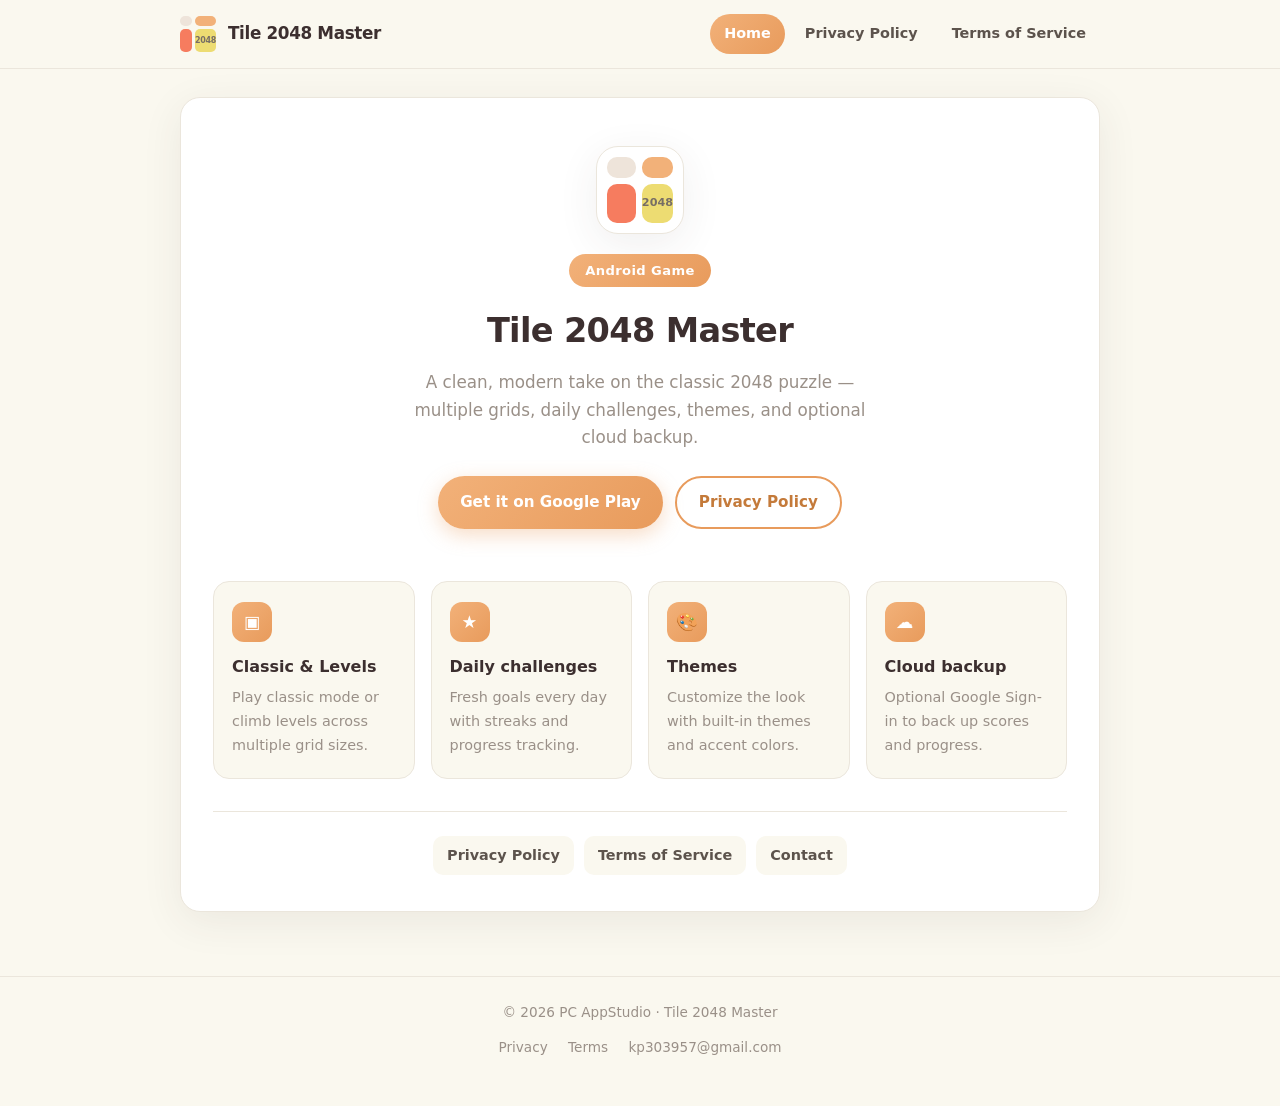
<file: index.html>
<!DOCTYPE html>
<html lang="en">
<head>
  <meta charset="utf-8" />
  <meta name="viewport" content="width=device-width, initial-scale=1" />
  <title>Tile 2048 Master – Official</title>
  <meta name="description" content="Tile 2048 Master – a polished 2048 puzzle game with themes, daily challenges, cloud backup, and more." />
  <link rel="stylesheet" href="styles.css" />
</head>
<body>
  <header class="site-header">
    <div class="nav-inner">
      <a class="brand" href="index.html">
        <div class="brand-tiles" aria-hidden="true">
          <span></span><span></span><span></span><span>2048</span>
        </div>
        Tile 2048 Master
      </a>
      <nav class="nav-tabs" aria-label="Main">
        <a href="index.html" class="active">Home</a>
        <a href="privacy.html">Privacy Policy</a>
        <a href="terms.html">Terms of Service</a>
      </nav>
    </div>
  </header>

  <main class="wrap">
    <div class="card">
      <div class="hero">
        <div class="hero-logo" aria-hidden="true">
          <span></span><span></span><span></span><span>2048</span>
        </div>
        <div class="badge">Android Game</div>
        <h1>Tile 2048 Master</h1>
        <p class="tagline">
          A clean, modern take on the classic 2048 puzzle — multiple grids, daily challenges,
          themes, and optional cloud backup.
        </p>
        <div class="btn-row">
          <a class="btn btn-primary" href="https://play.google.com/store/apps/details?id=com.tile2048master.game" target="_blank" rel="noopener">
            Get it on Google Play
          </a>
          <a class="btn btn-outline" href="privacy.html">Privacy Policy</a>
        </div>
      </div>

      <div class="features">
        <div class="feature">
          <div class="icon">▣</div>
          <h3>Classic &amp; Levels</h3>
          <p>Play classic mode or climb levels across multiple grid sizes.</p>
        </div>
        <div class="feature">
          <div class="icon">★</div>
          <h3>Daily challenges</h3>
          <p>Fresh goals every day with streaks and progress tracking.</p>
        </div>
        <div class="feature">
          <div class="icon">🎨</div>
          <h3>Themes</h3>
          <p>Customize the look with built-in themes and accent colors.</p>
        </div>
        <div class="feature">
          <div class="icon">☁</div>
          <h3>Cloud backup</h3>
          <p>Optional Google Sign-in to back up scores and progress.</p>
        </div>
      </div>

      <div class="legal-links">
        <a href="privacy.html">Privacy Policy</a>
        <a href="terms.html">Terms of Service</a>
        <a href="mailto:kp303957@gmail.com">Contact</a>
      </div>
    </div>
  </main>

  <footer class="site-footer">
    <p>© 2026 PC AppStudio · Tile 2048 Master</p>
    <p style="margin-top:8px;">
      <a href="privacy.html">Privacy</a>
      <a href="terms.html">Terms</a>
      <a href="mailto:kp303957@gmail.com">kp303957@gmail.com</a>
    </p>
  </footer>
</body>
</html>
</file>
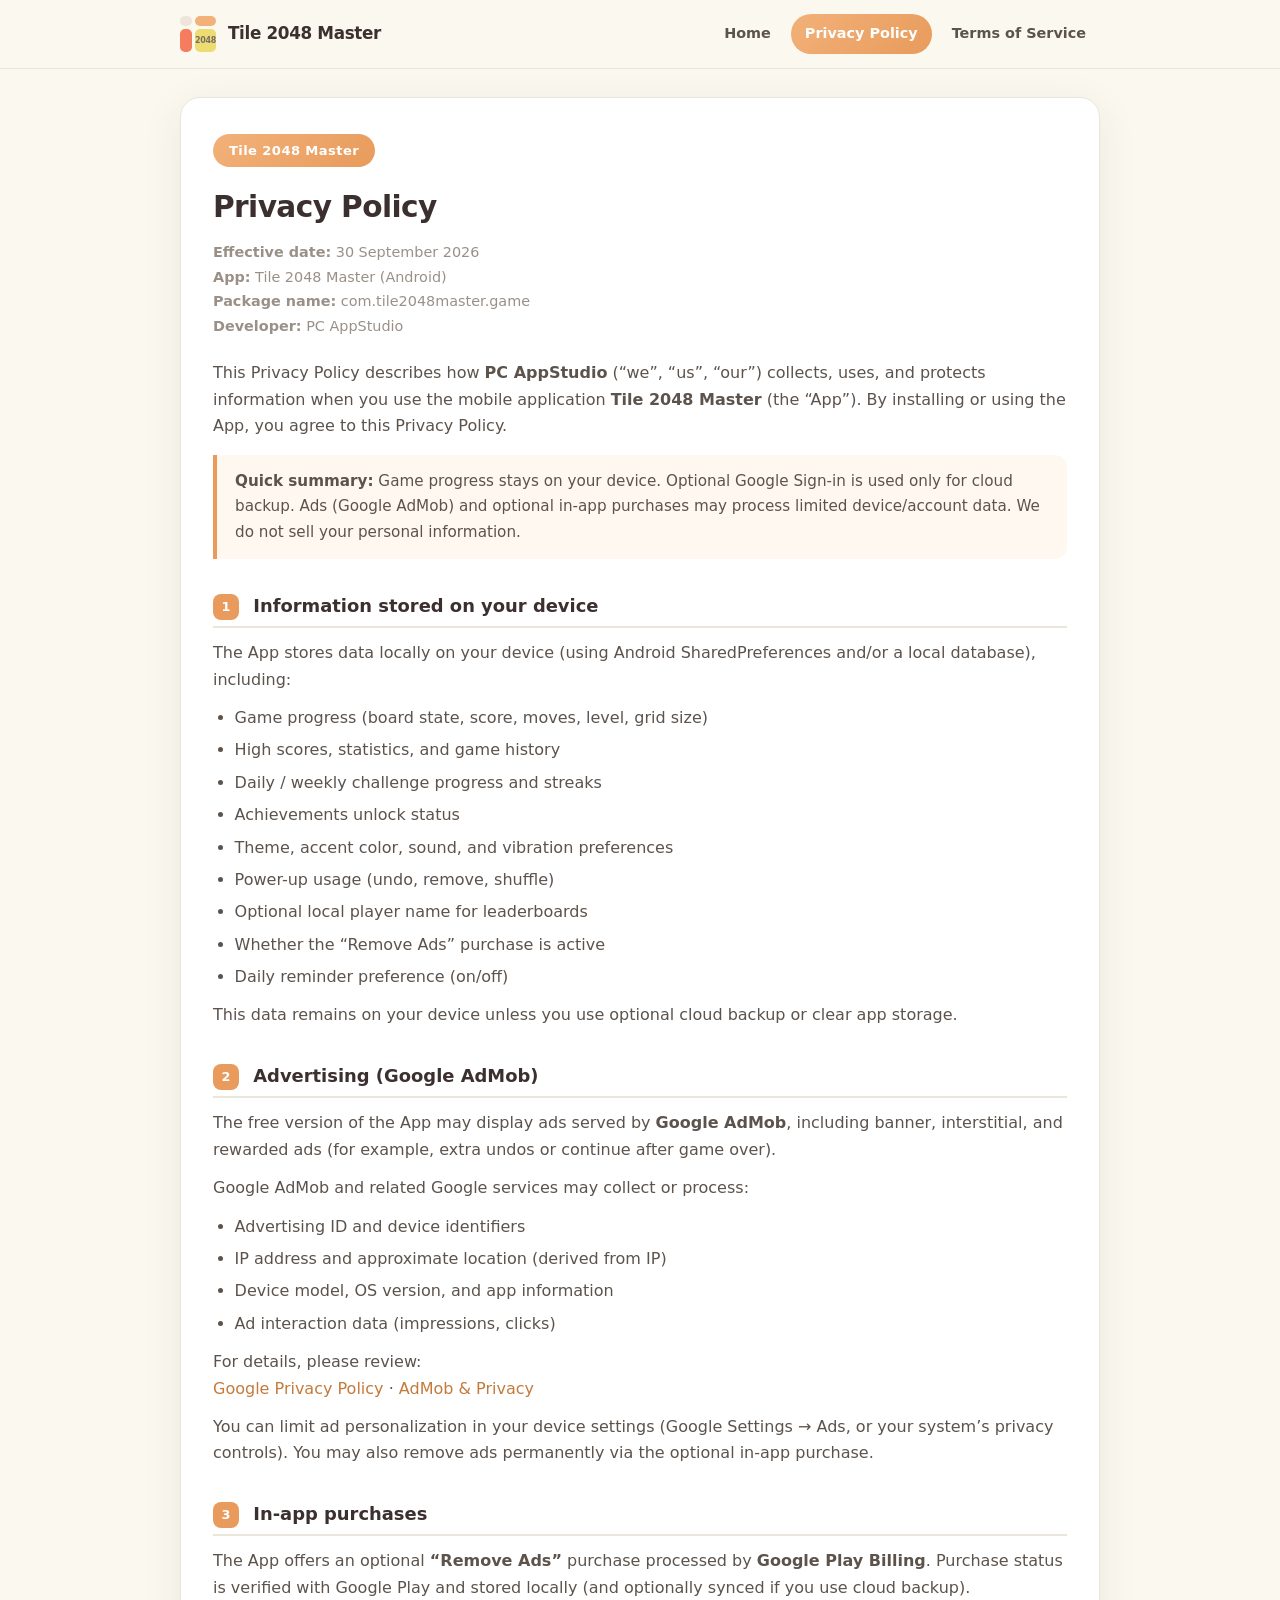
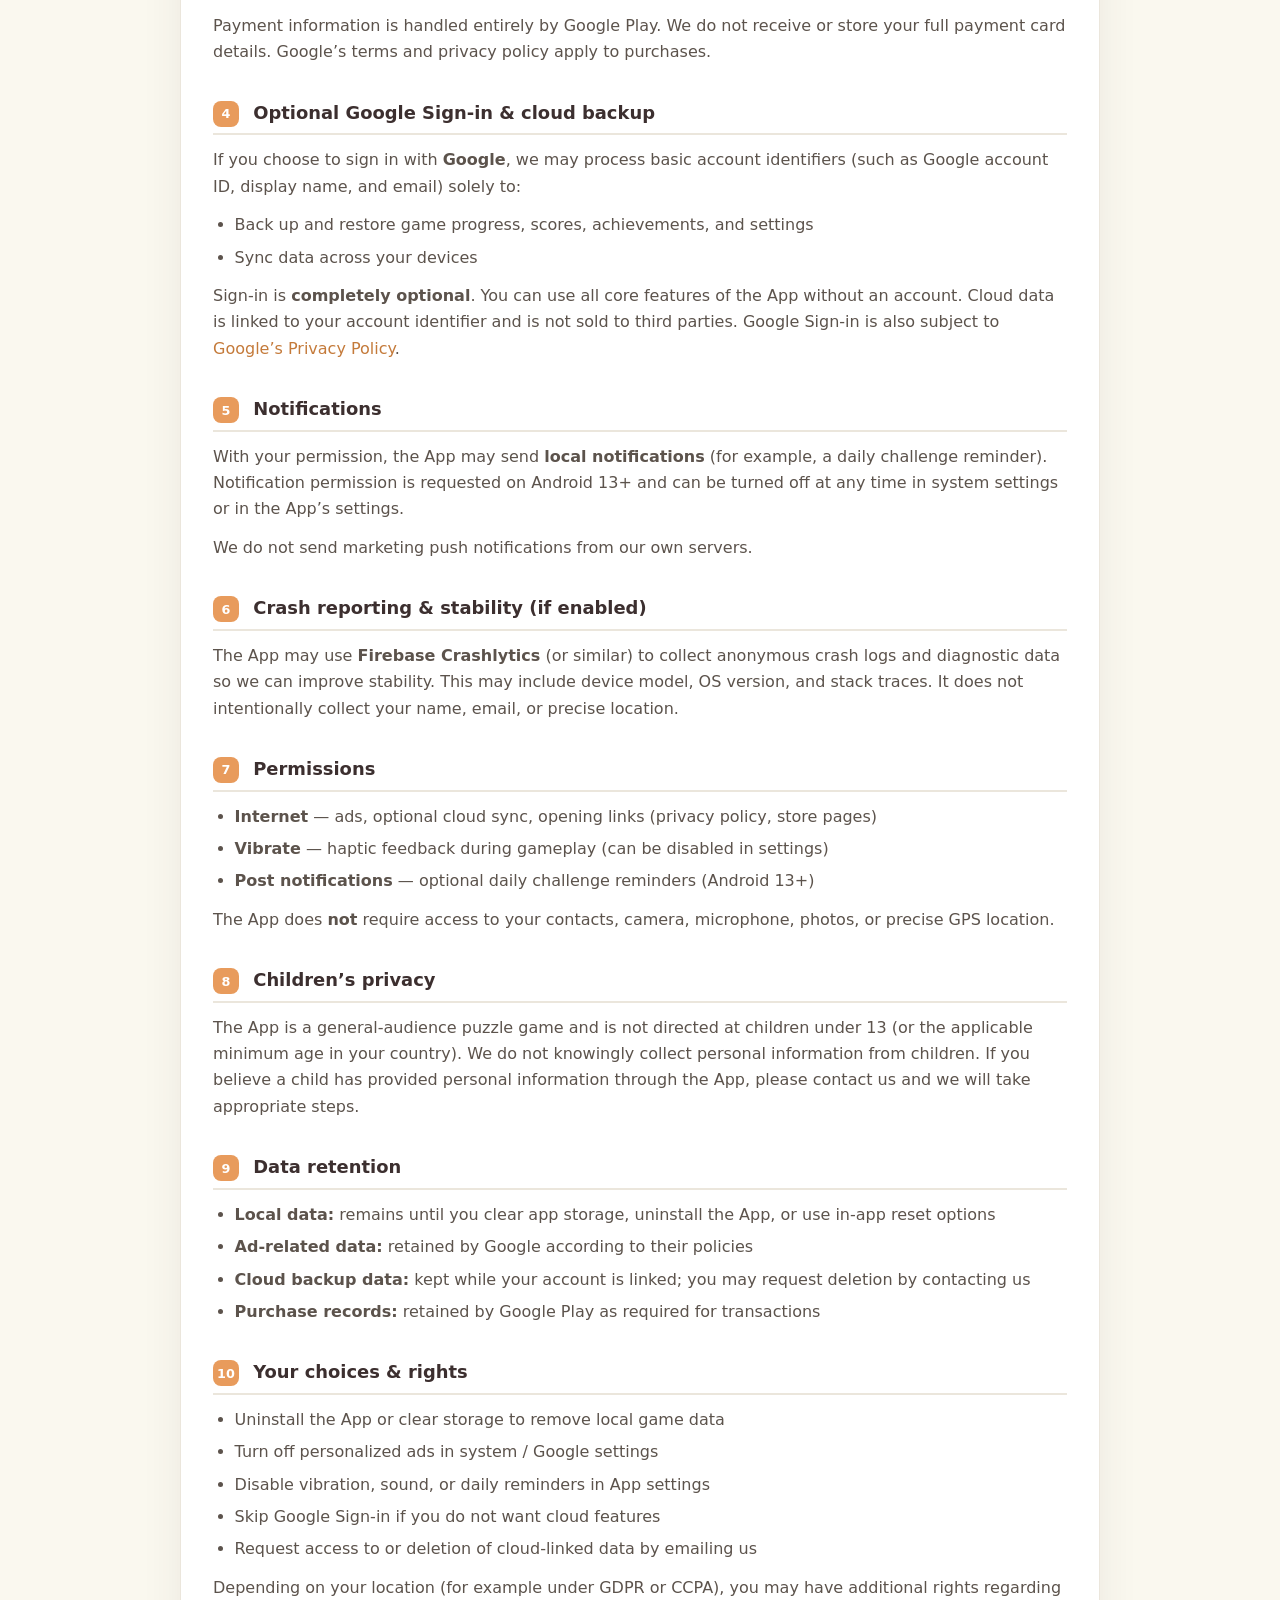
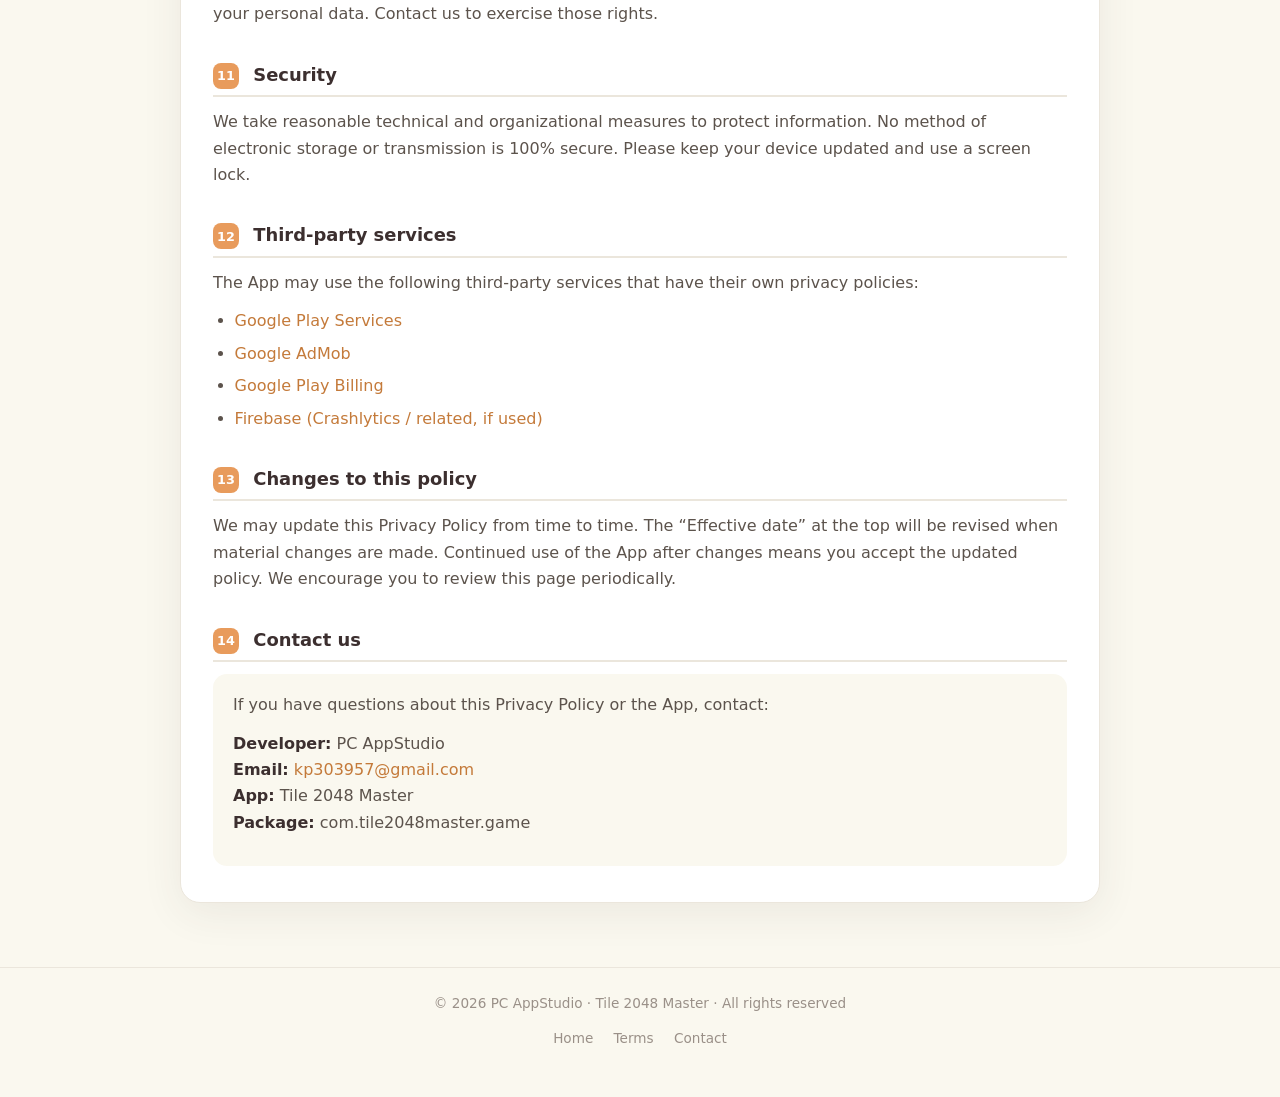
<file: privacy.html>
<!DOCTYPE html>
<html lang="en">
<head>
  <meta charset="utf-8" />
  <meta name="viewport" content="width=device-width, initial-scale=1" />
  <title>Privacy Policy – Tile 2048 Master</title>
  <meta name="description" content="Privacy Policy for Tile 2048 Master by PC AppStudio." />
  <link rel="stylesheet" href="styles.css" />
</head>
<body>
  <header class="site-header">
    <div class="nav-inner">
      <a class="brand" href="index.html">
        <div class="brand-tiles" aria-hidden="true">
          <span></span><span></span><span></span><span>2048</span>
        </div>
        Tile 2048 Master
      </a>
      <nav class="nav-tabs" aria-label="Main">
        <a href="index.html">Home</a>
        <a href="privacy.html" class="active">Privacy Policy</a>
        <a href="terms.html">Terms of Service</a>
      </nav>
    </div>
  </header>

  <main class="wrap">
    <div class="card">
      <div class="badge">Tile 2048 Master</div>
      <h1>Privacy Policy</h1>
      <p class="meta">
        <strong>Effective date:</strong> 30 September 2026<br />
        <strong>App:</strong> Tile 2048 Master (Android)<br />
        <strong>Package name:</strong> com.tile2048master.game<br />
        <strong>Developer:</strong> PC AppStudio
      </p>

      <p>
        This Privacy Policy describes how <strong>PC AppStudio</strong> (“we”, “us”, “our”)
        collects, uses, and protects information when you use the mobile application
        <strong>Tile 2048 Master</strong> (the “App”). By installing or using the App,
        you agree to this Privacy Policy.
      </p>

      <div class="highlight">
        <strong>Quick summary:</strong> Game progress stays on your device. Optional Google Sign-in
        is used only for cloud backup. Ads (Google AdMob) and optional in-app purchases may process
        limited device/account data. We do not sell your personal information.
      </div>

      <h2><span class="section-num">1</span> Information stored on your device</h2>
      <p>
        The App stores data locally on your device (using Android SharedPreferences and/or a local database), including:
      </p>
      <ul>
        <li>Game progress (board state, score, moves, level, grid size)</li>
        <li>High scores, statistics, and game history</li>
        <li>Daily / weekly challenge progress and streaks</li>
        <li>Achievements unlock status</li>
        <li>Theme, accent color, sound, and vibration preferences</li>
        <li>Power-up usage (undo, remove, shuffle)</li>
        <li>Optional local player name for leaderboards</li>
        <li>Whether the “Remove Ads” purchase is active</li>
        <li>Daily reminder preference (on/off)</li>
      </ul>
      <p>This data remains on your device unless you use optional cloud backup or clear app storage.</p>

      <h2><span class="section-num">2</span> Advertising (Google AdMob)</h2>
      <p>
        The free version of the App may display ads served by <strong>Google AdMob</strong>,
        including banner, interstitial, and rewarded ads (for example, extra undos or continue after game over).
      </p>
      <p>Google AdMob and related Google services may collect or process:</p>
      <ul>
        <li>Advertising ID and device identifiers</li>
        <li>IP address and approximate location (derived from IP)</li>
        <li>Device model, OS version, and app information</li>
        <li>Ad interaction data (impressions, clicks)</li>
      </ul>
      <p>
        For details, please review:<br />
        <a href="https://policies.google.com/privacy" target="_blank" rel="noopener">Google Privacy Policy</a> ·
        <a href="https://support.google.com/admob/answer/6128543" target="_blank" rel="noopener">AdMob &amp; Privacy</a>
      </p>
      <p>
        You can limit ad personalization in your device settings
        (Google Settings → Ads, or your system’s privacy controls).
        You may also remove ads permanently via the optional in-app purchase.
      </p>

      <h2><span class="section-num">3</span> In-app purchases</h2>
      <p>
        The App offers an optional <strong>“Remove Ads”</strong> purchase processed by
        <strong>Google Play Billing</strong>. Purchase status is verified with Google Play
        and stored locally (and optionally synced if you use cloud backup).
      </p>
      <p>
        Payment information is handled entirely by Google Play. We do not receive or store
        your full payment card details. Google’s terms and privacy policy apply to purchases.
      </p>

      <h2><span class="section-num">4</span> Optional Google Sign-in &amp; cloud backup</h2>
      <p>
        If you choose to sign in with <strong>Google</strong>, we may process basic account
        identifiers (such as Google account ID, display name, and email) solely to:
      </p>
      <ul>
        <li>Back up and restore game progress, scores, achievements, and settings</li>
        <li>Sync data across your devices</li>
      </ul>
      <p>
        Sign-in is <strong>completely optional</strong>. You can use all core features of the App without an account.
        Cloud data is linked to your account identifier and is not sold to third parties.
        Google Sign-in is also subject to
        <a href="https://policies.google.com/privacy" target="_blank" rel="noopener">Google’s Privacy Policy</a>.
      </p>

      <h2><span class="section-num">5</span> Notifications</h2>
      <p>
        With your permission, the App may send <strong>local notifications</strong>
        (for example, a daily challenge reminder). Notification permission is requested
        on Android 13+ and can be turned off at any time in system settings or in the App’s settings.
      </p>
      <p>We do not send marketing push notifications from our own servers.</p>

      <h2><span class="section-num">6</span> Crash reporting &amp; stability (if enabled)</h2>
      <p>
        The App may use <strong>Firebase Crashlytics</strong> (or similar) to collect
        anonymous crash logs and diagnostic data so we can improve stability.
        This may include device model, OS version, and stack traces. It does not intentionally
        collect your name, email, or precise location.
      </p>

      <h2><span class="section-num">7</span> Permissions</h2>
      <ul>
        <li><strong>Internet</strong> — ads, optional cloud sync, opening links (privacy policy, store pages)</li>
        <li><strong>Vibrate</strong> — haptic feedback during gameplay (can be disabled in settings)</li>
        <li><strong>Post notifications</strong> — optional daily challenge reminders (Android 13+)</li>
      </ul>
      <p>
        The App does <strong>not</strong> require access to your contacts, camera, microphone,
        photos, or precise GPS location.
      </p>

      <h2><span class="section-num">8</span> Children’s privacy</h2>
      <p>
        The App is a general-audience puzzle game and is not directed at children under 13
        (or the applicable minimum age in your country). We do not knowingly collect personal
        information from children. If you believe a child has provided personal information
        through the App, please contact us and we will take appropriate steps.
      </p>

      <h2><span class="section-num">9</span> Data retention</h2>
      <ul>
        <li><strong>Local data:</strong> remains until you clear app storage, uninstall the App, or use in-app reset options</li>
        <li><strong>Ad-related data:</strong> retained by Google according to their policies</li>
        <li><strong>Cloud backup data:</strong> kept while your account is linked; you may request deletion by contacting us</li>
        <li><strong>Purchase records:</strong> retained by Google Play as required for transactions</li>
      </ul>

      <h2><span class="section-num">10</span> Your choices &amp; rights</h2>
      <ul>
        <li>Uninstall the App or clear storage to remove local game data</li>
        <li>Turn off personalized ads in system / Google settings</li>
        <li>Disable vibration, sound, or daily reminders in App settings</li>
        <li>Skip Google Sign-in if you do not want cloud features</li>
        <li>Request access to or deletion of cloud-linked data by emailing us</li>
      </ul>
      <p>
        Depending on your location (for example under GDPR or CCPA), you may have additional
        rights regarding your personal data. Contact us to exercise those rights.
      </p>

      <h2><span class="section-num">11</span> Security</h2>
      <p>
        We take reasonable technical and organizational measures to protect information.
        No method of electronic storage or transmission is 100% secure. Please keep your
        device updated and use a screen lock.
      </p>

      <h2><span class="section-num">12</span> Third-party services</h2>
      <p>The App may use the following third-party services that have their own privacy policies:</p>
      <ul>
        <li><a href="https://policies.google.com/privacy" target="_blank" rel="noopener">Google Play Services</a></li>
        <li><a href="https://support.google.com/admob/answer/6128543" target="_blank" rel="noopener">Google AdMob</a></li>
        <li><a href="https://policies.google.com/privacy" target="_blank" rel="noopener">Google Play Billing</a></li>
        <li><a href="https://firebase.google.com/support/privacy" target="_blank" rel="noopener">Firebase (Crashlytics / related, if used)</a></li>
      </ul>

      <h2><span class="section-num">13</span> Changes to this policy</h2>
      <p>
        We may update this Privacy Policy from time to time. The “Effective date” at the top
        will be revised when material changes are made. Continued use of the App after changes
        means you accept the updated policy. We encourage you to review this page periodically.
      </p>

      <h2><span class="section-num">14</span> Contact us</h2>
      <div class="contact-box">
        <p>If you have questions about this Privacy Policy or the App, contact:</p>
        <p style="margin-top:10px;">
          <strong>Developer:</strong> PC AppStudio<br />
          <strong>Email:</strong> <a href="mailto:kp303957@gmail.com">kp303957@gmail.com</a><br />
          <strong>App:</strong> Tile 2048 Master<br />
          <strong>Package:</strong> com.tile2048master.game
        </p>
      </div>
    </div>
  </main>

  <footer class="site-footer">
    <p>© 2026 PC AppStudio · Tile 2048 Master · All rights reserved</p>
    <p style="margin-top:8px;">
      <a href="index.html">Home</a>
      <a href="terms.html">Terms</a>
      <a href="mailto:kp303957@gmail.com">Contact</a>
    </p>
  </footer>
</body>
</html>
</file>
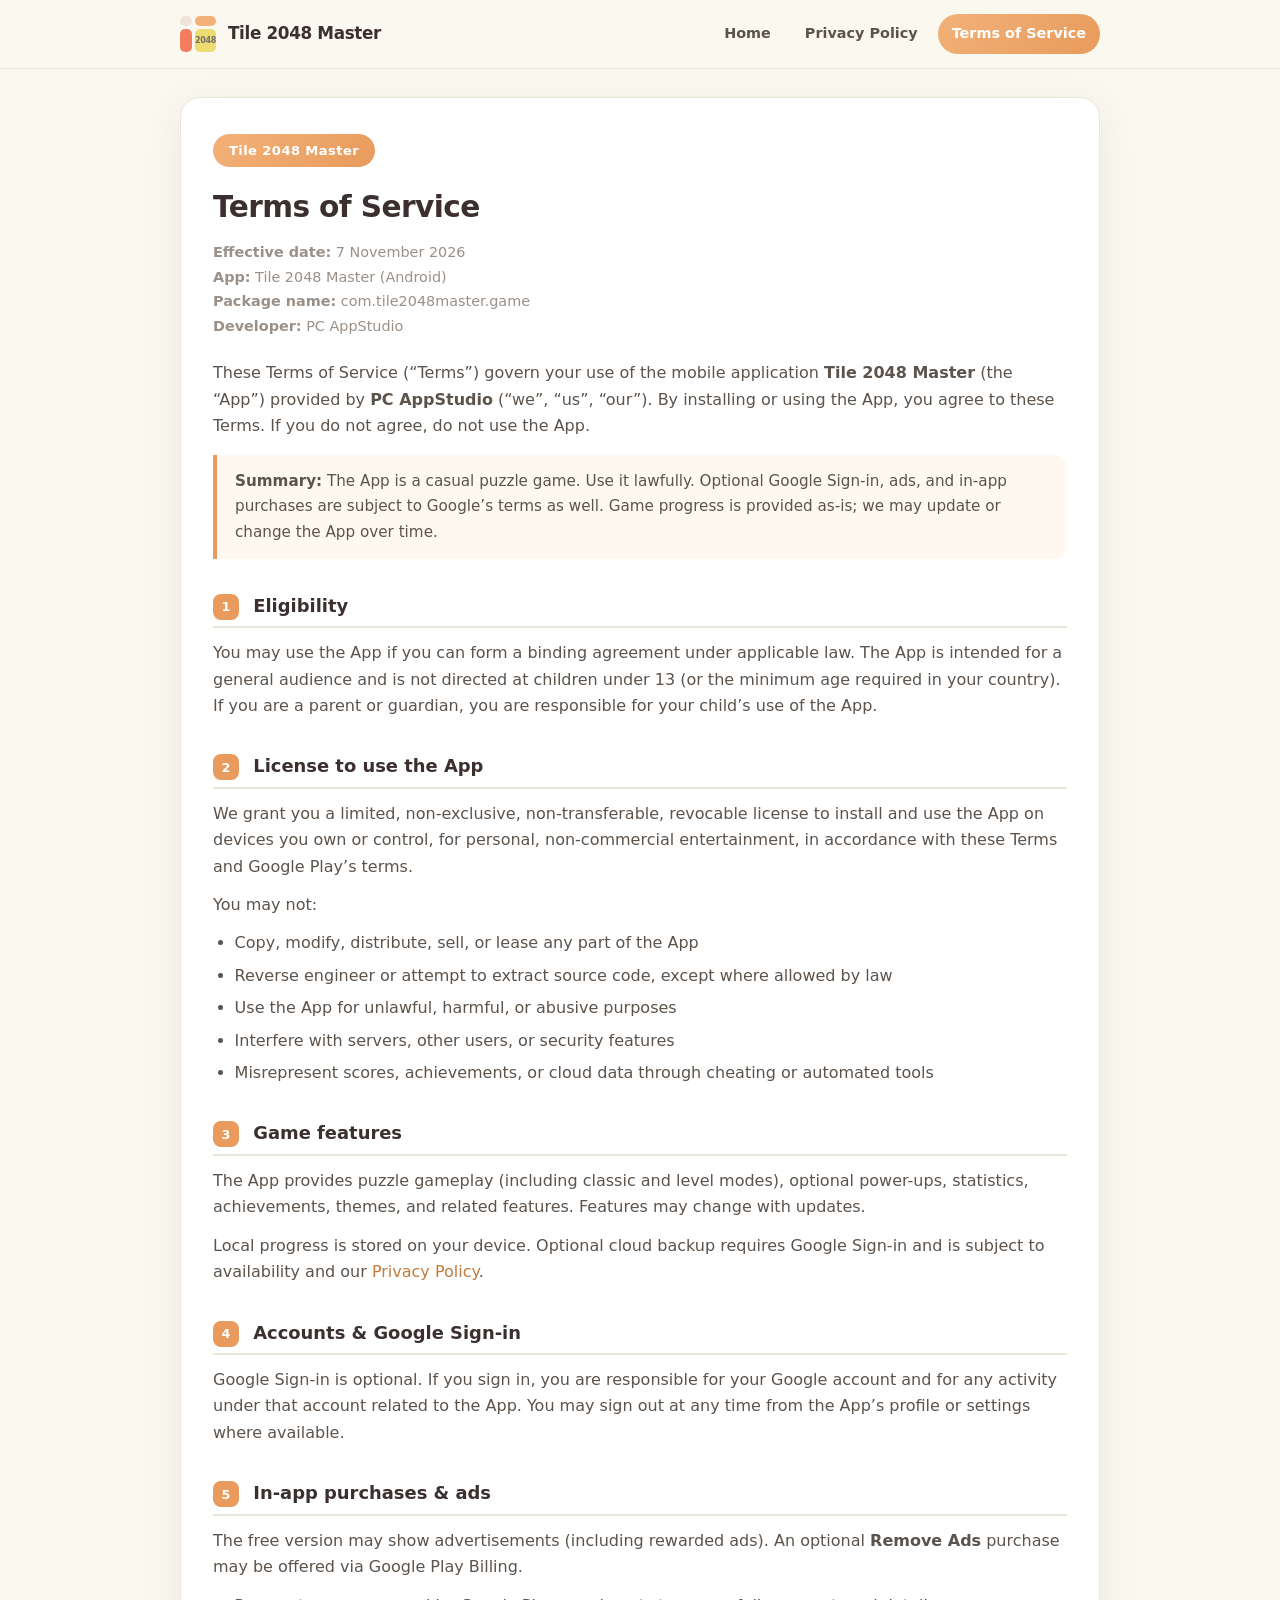
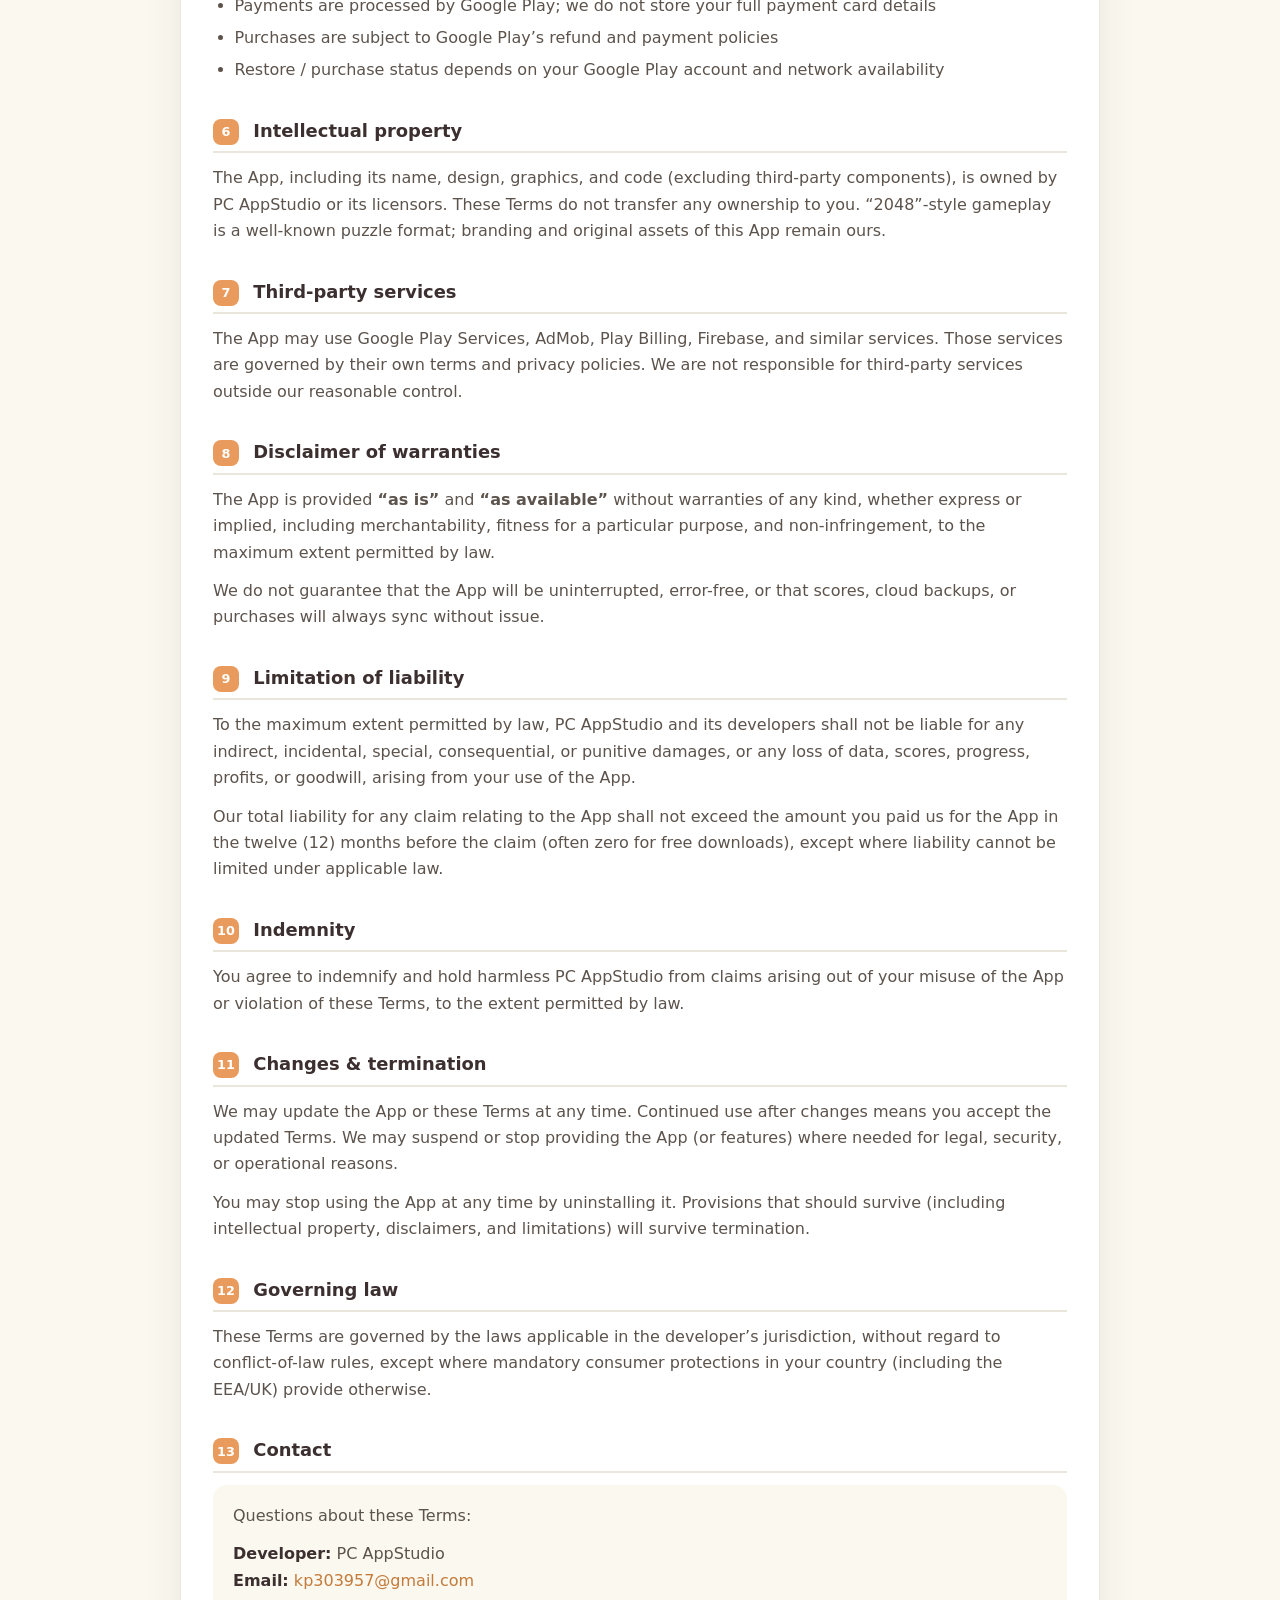
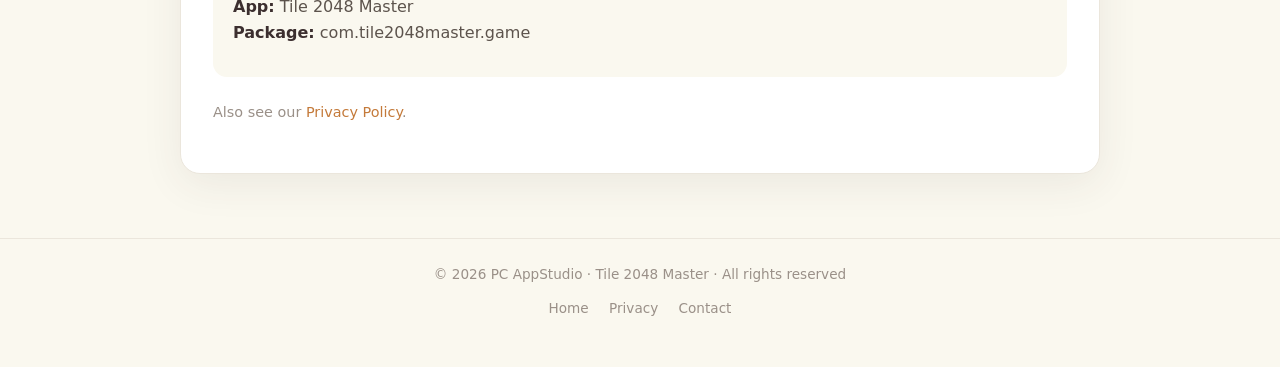
<file: terms.html>
<!DOCTYPE html>
<html lang="en">
<head>
  <meta charset="utf-8" />
  <meta name="viewport" content="width=device-width, initial-scale=1" />
  <title>Terms of Service – Tile 2048 Master</title>
  <meta name="description" content="Terms of Service for Tile 2048 Master by PC AppStudio." />
  <link rel="stylesheet" href="styles.css" />
</head>
<body>
  <header class="site-header">
    <div class="nav-inner">
      <a class="brand" href="index.html">
        <div class="brand-tiles" aria-hidden="true">
          <span></span><span></span><span></span><span>2048</span>
        </div>
        Tile 2048 Master
      </a>
      <nav class="nav-tabs" aria-label="Main">
        <a href="index.html">Home</a>
        <a href="privacy.html">Privacy Policy</a>
        <a href="terms.html" class="active">Terms of Service</a>
      </nav>
    </div>
  </header>

  <main class="wrap">
    <div class="card">
      <div class="badge">Tile 2048 Master</div>
      <h1>Terms of Service</h1>
      <p class="meta">
        <strong>Effective date:</strong> 7 November 2026<br />
        <strong>App:</strong> Tile 2048 Master (Android)<br />
        <strong>Package name:</strong> com.tile2048master.game<br />
        <strong>Developer:</strong> PC AppStudio
      </p>

      <p>
        These Terms of Service (“Terms”) govern your use of the mobile application
        <strong>Tile 2048 Master</strong> (the “App”) provided by <strong>PC AppStudio</strong>
        (“we”, “us”, “our”). By installing or using the App, you agree to these Terms.
        If you do not agree, do not use the App.
      </p>

      <div class="highlight">
        <strong>Summary:</strong> The App is a casual puzzle game. Use it lawfully.
        Optional Google Sign-in, ads, and in-app purchases are subject to Google’s terms as well.
        Game progress is provided as-is; we may update or change the App over time.
      </div>

      <h2><span class="section-num">1</span> Eligibility</h2>
      <p>
        You may use the App if you can form a binding agreement under applicable law.
        The App is intended for a general audience and is not directed at children under 13
        (or the minimum age required in your country). If you are a parent or guardian,
        you are responsible for your child’s use of the App.
      </p>

      <h2><span class="section-num">2</span> License to use the App</h2>
      <p>
        We grant you a limited, non-exclusive, non-transferable, revocable license to
        install and use the App on devices you own or control, for personal,
        non-commercial entertainment, in accordance with these Terms and Google Play’s terms.
      </p>
      <p>You may not:</p>
      <ul>
        <li>Copy, modify, distribute, sell, or lease any part of the App</li>
        <li>Reverse engineer or attempt to extract source code, except where allowed by law</li>
        <li>Use the App for unlawful, harmful, or abusive purposes</li>
        <li>Interfere with servers, other users, or security features</li>
        <li>Misrepresent scores, achievements, or cloud data through cheating or automated tools</li>
      </ul>

      <h2><span class="section-num">3</span> Game features</h2>
      <p>
        The App provides puzzle gameplay (including classic and level modes), optional power-ups,
        statistics, achievements, themes, and related features. Features may change with updates.
      </p>
      <p>
        Local progress is stored on your device. Optional cloud backup requires Google Sign-in
        and is subject to availability and our <a href="privacy.html">Privacy Policy</a>.
      </p>

      <h2><span class="section-num">4</span> Accounts &amp; Google Sign-in</h2>
      <p>
        Google Sign-in is optional. If you sign in, you are responsible for your Google account
        and for any activity under that account related to the App. You may sign out at any time
        from the App’s profile or settings where available.
      </p>

      <h2><span class="section-num">5</span> In-app purchases &amp; ads</h2>
      <p>
        The free version may show advertisements (including rewarded ads). An optional
        <strong>Remove Ads</strong> purchase may be offered via Google Play Billing.
      </p>
      <ul>
        <li>Payments are processed by Google Play; we do not store your full payment card details</li>
        <li>Purchases are subject to Google Play’s refund and payment policies</li>
        <li>Restore / purchase status depends on your Google Play account and network availability</li>
      </ul>

      <h2><span class="section-num">6</span> Intellectual property</h2>
      <p>
        The App, including its name, design, graphics, and code (excluding third-party components),
        is owned by PC AppStudio or its licensors. These Terms do not transfer any ownership to you.
        “2048”-style gameplay is a well-known puzzle format; branding and original assets of this App remain ours.
      </p>

      <h2><span class="section-num">7</span> Third-party services</h2>
      <p>
        The App may use Google Play Services, AdMob, Play Billing, Firebase, and similar services.
        Those services are governed by their own terms and privacy policies. We are not responsible
        for third-party services outside our reasonable control.
      </p>

      <h2><span class="section-num">8</span> Disclaimer of warranties</h2>
      <p>
        The App is provided <strong>“as is”</strong> and <strong>“as available”</strong> without
        warranties of any kind, whether express or implied, including merchantability,
        fitness for a particular purpose, and non-infringement, to the maximum extent permitted by law.
      </p>
      <p>
        We do not guarantee that the App will be uninterrupted, error-free, or that scores,
        cloud backups, or purchases will always sync without issue.
      </p>

      <h2><span class="section-num">9</span> Limitation of liability</h2>
      <p>
        To the maximum extent permitted by law, PC AppStudio and its developers shall not be liable
        for any indirect, incidental, special, consequential, or punitive damages, or any loss of
        data, scores, progress, profits, or goodwill, arising from your use of the App.
      </p>
      <p>
        Our total liability for any claim relating to the App shall not exceed the amount you paid
        us for the App in the twelve (12) months before the claim (often zero for free downloads),
        except where liability cannot be limited under applicable law.
      </p>

      <h2><span class="section-num">10</span> Indemnity</h2>
      <p>
        You agree to indemnify and hold harmless PC AppStudio from claims arising out of your
        misuse of the App or violation of these Terms, to the extent permitted by law.
      </p>

      <h2><span class="section-num">11</span> Changes &amp; termination</h2>
      <p>
        We may update the App or these Terms at any time. Continued use after changes means
        you accept the updated Terms. We may suspend or stop providing the App (or features)
        where needed for legal, security, or operational reasons.
      </p>
      <p>
        You may stop using the App at any time by uninstalling it. Provisions that should survive
        (including intellectual property, disclaimers, and limitations) will survive termination.
      </p>

      <h2><span class="section-num">12</span> Governing law</h2>
      <p>
        These Terms are governed by the laws applicable in the developer’s jurisdiction,
        without regard to conflict-of-law rules, except where mandatory consumer protections
        in your country (including the EEA/UK) provide otherwise.
      </p>

      <h2><span class="section-num">13</span> Contact</h2>
      <div class="contact-box">
        <p>Questions about these Terms:</p>
        <p style="margin-top:10px;">
          <strong>Developer:</strong> PC AppStudio<br />
          <strong>Email:</strong> <a href="mailto:kp303957@gmail.com">kp303957@gmail.com</a><br />
          <strong>App:</strong> Tile 2048 Master<br />
          <strong>Package:</strong> com.tile2048master.game
        </p>
      </div>

      <p style="margin-top:24px; color: var(--muted); font-size: 0.9rem;">
        Also see our <a href="privacy.html">Privacy Policy</a>.
      </p>
    </div>
  </main>

  <footer class="site-footer">
    <p>© 2026 PC AppStudio · Tile 2048 Master · All rights reserved</p>
    <p style="margin-top:8px;">
      <a href="index.html">Home</a>
      <a href="privacy.html">Privacy</a>
      <a href="mailto:kp303957@gmail.com">Contact</a>
    </p>
  </footer>
</body>
</html>
</file>
<file: styles.css>
:root {
  --bg: #faf8ef;
  --text: #5c534c;
  --heading: #3c2f2f;
  --accent: #e89b5c;
  --accent-dark: #c47a3a;
  --accent-soft: #f2b179;
  --tile: #ede0c8;
  --card: #ffffff;
  --muted: #9a9088;
  --border: #ebe6dc;
  --shadow: 0 10px 40px rgba(60, 47, 47, 0.08);
  --radius: 20px;
}

* { box-sizing: border-box; margin: 0; padding: 0; }

html { scroll-behavior: smooth; }

body {
  font-family: system-ui, -apple-system, "Segoe UI", Roboto, Helvetica, Arial, sans-serif;
  background: var(--bg);
  color: var(--text);
  line-height: 1.65;
  font-size: 16px;
  min-height: 100vh;
}

a {
  color: var(--accent-dark);
  text-decoration: none;
  border-bottom: 1px solid transparent;
  transition: border-color 0.15s, color 0.15s;
}
a:hover { border-bottom-color: var(--accent-dark); }

/* —— Nav —— */
.site-header {
  position: sticky;
  top: 0;
  z-index: 100;
  background: rgba(250, 248, 239, 0.92);
  backdrop-filter: blur(12px);
  border-bottom: 1px solid var(--border);
}

.nav-inner {
  max-width: 960px;
  margin: 0 auto;
  padding: 14px 20px;
  display: flex;
  align-items: center;
  justify-content: space-between;
  gap: 16px;
  flex-wrap: wrap;
}

.brand {
  display: flex;
  align-items: center;
  gap: 12px;
  border: none !important;
  color: var(--heading);
  font-weight: 800;
  font-size: 1.05rem;
  letter-spacing: -0.02em;
}

.brand:hover { color: var(--accent-dark); border: none !important; }

.brand-tiles {
  display: grid;
  grid-template-columns: 1fr 1fr;
  gap: 3px;
  width: 36px;
  height: 36px;
}

.brand-tiles span {
  border-radius: 5px;
  display: block;
}
.brand-tiles span:nth-child(1) { background: #eee4da; }
.brand-tiles span:nth-child(2) { background: #f2b179; }
.brand-tiles span:nth-child(3) { background: #f67c5f; }
.brand-tiles span:nth-child(4) {
  background: #eddc72;
  font-size: 8px;
  font-weight: 800;
  color: #776e65;
  display: flex;
  align-items: center;
  justify-content: center;
}

.nav-tabs {
  display: flex;
  gap: 6px;
  flex-wrap: wrap;
}

.nav-tabs a {
  border: none !important;
  padding: 8px 14px;
  border-radius: 999px;
  font-size: 0.9rem;
  font-weight: 600;
  color: var(--text);
  transition: background 0.15s, color 0.15s;
}

.nav-tabs a:hover {
  background: var(--tile);
  color: var(--heading);
}

.nav-tabs a.active {
  background: linear-gradient(135deg, var(--accent-soft), var(--accent));
  color: #fff;
}

/* —— Layout —— */
.wrap {
  max-width: 960px;
  margin: 0 auto;
  padding: 28px 20px 56px;
}

.card {
  background: var(--card);
  border-radius: var(--radius);
  padding: 36px 32px;
  box-shadow: var(--shadow);
  border: 1px solid var(--border);
}

.badge {
  display: inline-block;
  background: linear-gradient(135deg, #f2b179, #e89b5c);
  color: #fff;
  font-weight: 700;
  padding: 6px 16px;
  border-radius: 999px;
  font-size: 0.82rem;
  letter-spacing: 0.03em;
  margin-bottom: 16px;
}

h1 {
  color: var(--heading);
  font-size: 1.85rem;
  font-weight: 800;
  margin-bottom: 8px;
  letter-spacing: -0.02em;
}

h2 {
  color: var(--heading);
  font-size: 1.12rem;
  font-weight: 700;
  margin: 32px 0 12px;
  padding-bottom: 6px;
  border-bottom: 2px solid var(--border);
}

h3 {
  color: var(--heading);
  font-size: 1rem;
  font-weight: 600;
  margin: 18px 0 8px;
}

.meta {
  color: var(--muted);
  font-size: 0.9rem;
  margin-bottom: 22px;
  line-height: 1.7;
}

p { margin-bottom: 12px; }

ul, ol {
  padding-left: 1.35rem;
  margin-bottom: 12px;
}
li { margin-bottom: 6px; }

.highlight {
  background: #fff8f0;
  border-left: 4px solid var(--accent);
  padding: 14px 18px;
  border-radius: 0 12px 12px 0;
  margin: 16px 0;
  font-size: 0.95rem;
}

.section-num {
  display: inline-flex;
  align-items: center;
  justify-content: center;
  width: 26px;
  height: 26px;
  background: var(--accent);
  color: #fff;
  font-size: 0.8rem;
  font-weight:  700;
  border-radius: 8px;
  margin-right: 8px;
  vertical-align: middle;
}

.contact-box {
  background: var(--bg);
  border-radius: 14px;
  padding: 18px 20px;
  margin-top: 8px;
}
.contact-box strong { color: var(--heading); }

/* —— Home hero —— */
.hero {
  text-align: center;
  padding: 12px 0 8px;
}

.hero-logo {
  width: 88px;
  height: 88px;
  margin: 0 auto 20px;
  display: grid;
  grid-template-columns: 1fr 1fr;
  gap: 6px;
  padding: 10px;
  background: #fff;
  border-radius: 22px;
  box-shadow: var(--shadow);
  border: 1px solid var(--border);
}

.hero-logo span { border-radius: 10px; }
.hero-logo span:nth-child(1) { background: #eee4da; }
.hero-logo span:nth-child(2) { background: #f2b179; }
.hero-logo span:nth-child(3) { background: #f67c5f; }
.hero-logo span:nth-child(4) {
  background: #eddc72;
  display: flex;
  align-items: center;
  justify-content: center;
  font-weight: 800;
  font-size: 0.7rem;
  color: #776e65;
}

.hero h1 {
  font-size: 2.1rem;
  margin-bottom: 10px;
}

.hero .tagline {
  color: var(--muted);
  font-size: 1.05rem;
  max-width: 480px;
  margin: 0 auto 24px;
}

.btn-row {
  display: flex;
  flex-wrap: wrap;
  gap: 12px;
  justify-content: center;
  margin-bottom: 8px;
}

.btn {
  display: inline-flex;
  align-items: center;
  justify-content: center;
  padding: 12px 22px;
  border-radius: 999px;
  font-weight: 700;
  font-size: 0.95rem;
  border: none !important;
  transition: transform 0.15s, box-shadow 0.15s, background 0.15s;
  cursor: pointer;
}

.btn:hover { transform: translateY(-1px); }

.btn-primary {
  background: linear-gradient(135deg, var(--accent-soft), var(--accent));
  color: #fff !important;
  box-shadow: 0 6px 20px rgba(232, 155, 92, 0.35);
}

.btn-outline {
  background: transparent;
  color: var(--accent-dark) !important;
  border: 2px solid var(--accent) !important;
}

.features {
  display: grid;
  grid-template-columns: repeat(auto-fit, minmax(200px, 1fr));
  gap: 16px;
  margin-top: 36px;
}

.feature {
  background: var(--bg);
  border-radius: 16px;
  padding: 20px 18px;
  border: 1px solid var(--border);
  text-align: left;
}

.feature .icon {
  width: 40px;
  height: 40px;
  border-radius: 12px;
  background: linear-gradient(135deg, #f2b179, #e89b5c);
  color: #fff;
  display: flex;
  align-items: center;
  justify-content: center;
  font-size: 1.1rem;
  margin-bottom: 12px;
  font-weight: 800;
}

.feature h3 {
  margin: 0 0 6px;
  font-size: 1rem;
}

.feature p {
  margin: 0;
  font-size: 0.9rem;
  color: var(--muted);
}

.legal-links {
  display: flex;
  flex-wrap: wrap;
  gap: 10px;
  justify-content: center;
  margin-top: 32px;
  padding-top: 24px;
  border-top: 1px solid var(--border);
}

.legal-links a {
  border: none !important;
  padding: 8px 14px;
  border-radius: 10px;
  background: var(--bg);
  font-weight: 600;
  font-size: 0.9rem;
  color: var(--text);
}

.legal-links a:hover {
  background: var(--tile);
  color: var(--heading);
}

/* —— Footer —— */
.site-footer {
  text-align: center;
  color: var(--muted);
  font-size: 0.85rem;
  padding: 24px 16px 36px;
  border-top: 1px solid var(--border);
  margin-top: 8px;
}

.site-footer a {
  color: var(--muted);
  border: none !important;
  margin: 0 8px;
}
.site-footer a:hover { color: var(--accent-dark); }

@media (max-width: 600px) {
  .card { padding: 24px 18px; }
  h1 { font-size: 1.5rem; }
  .hero h1 { font-size: 1.65rem; }
  .nav-inner { padding: 12px 14px; }
}
</file>
